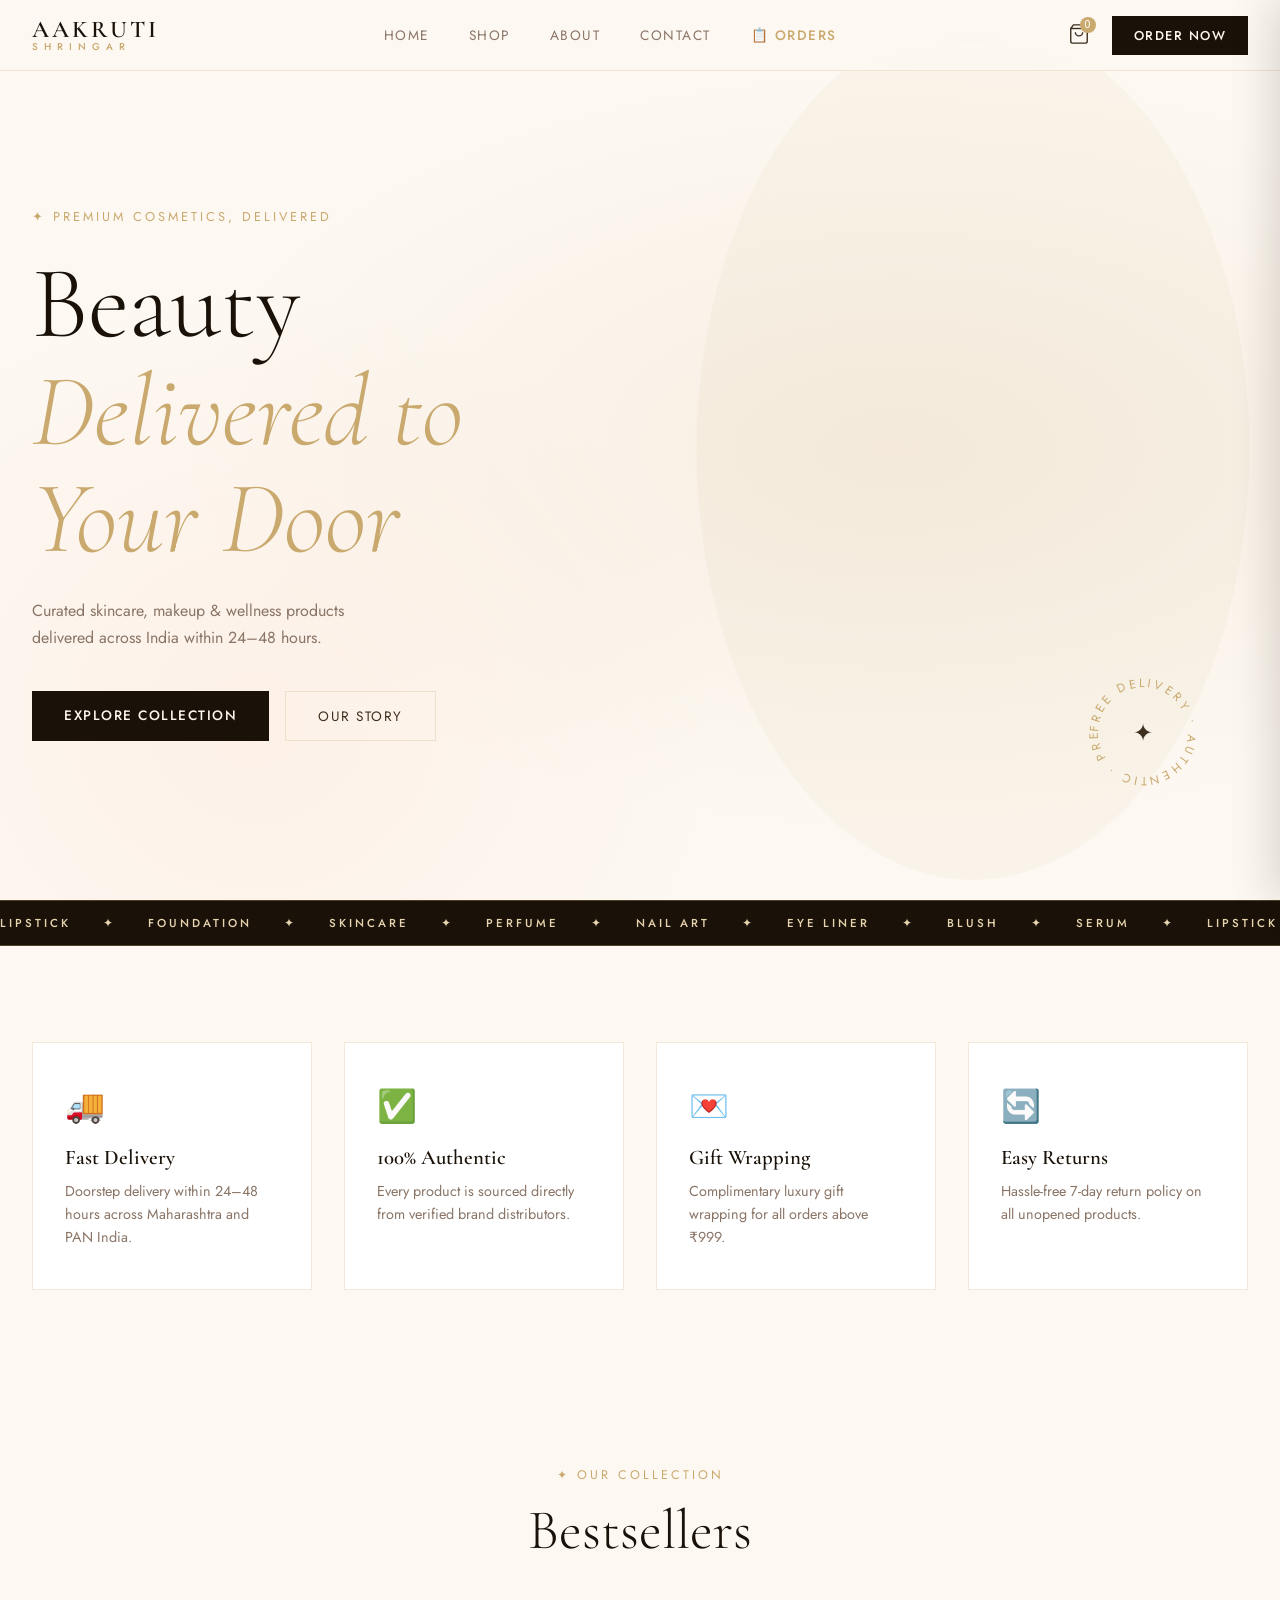
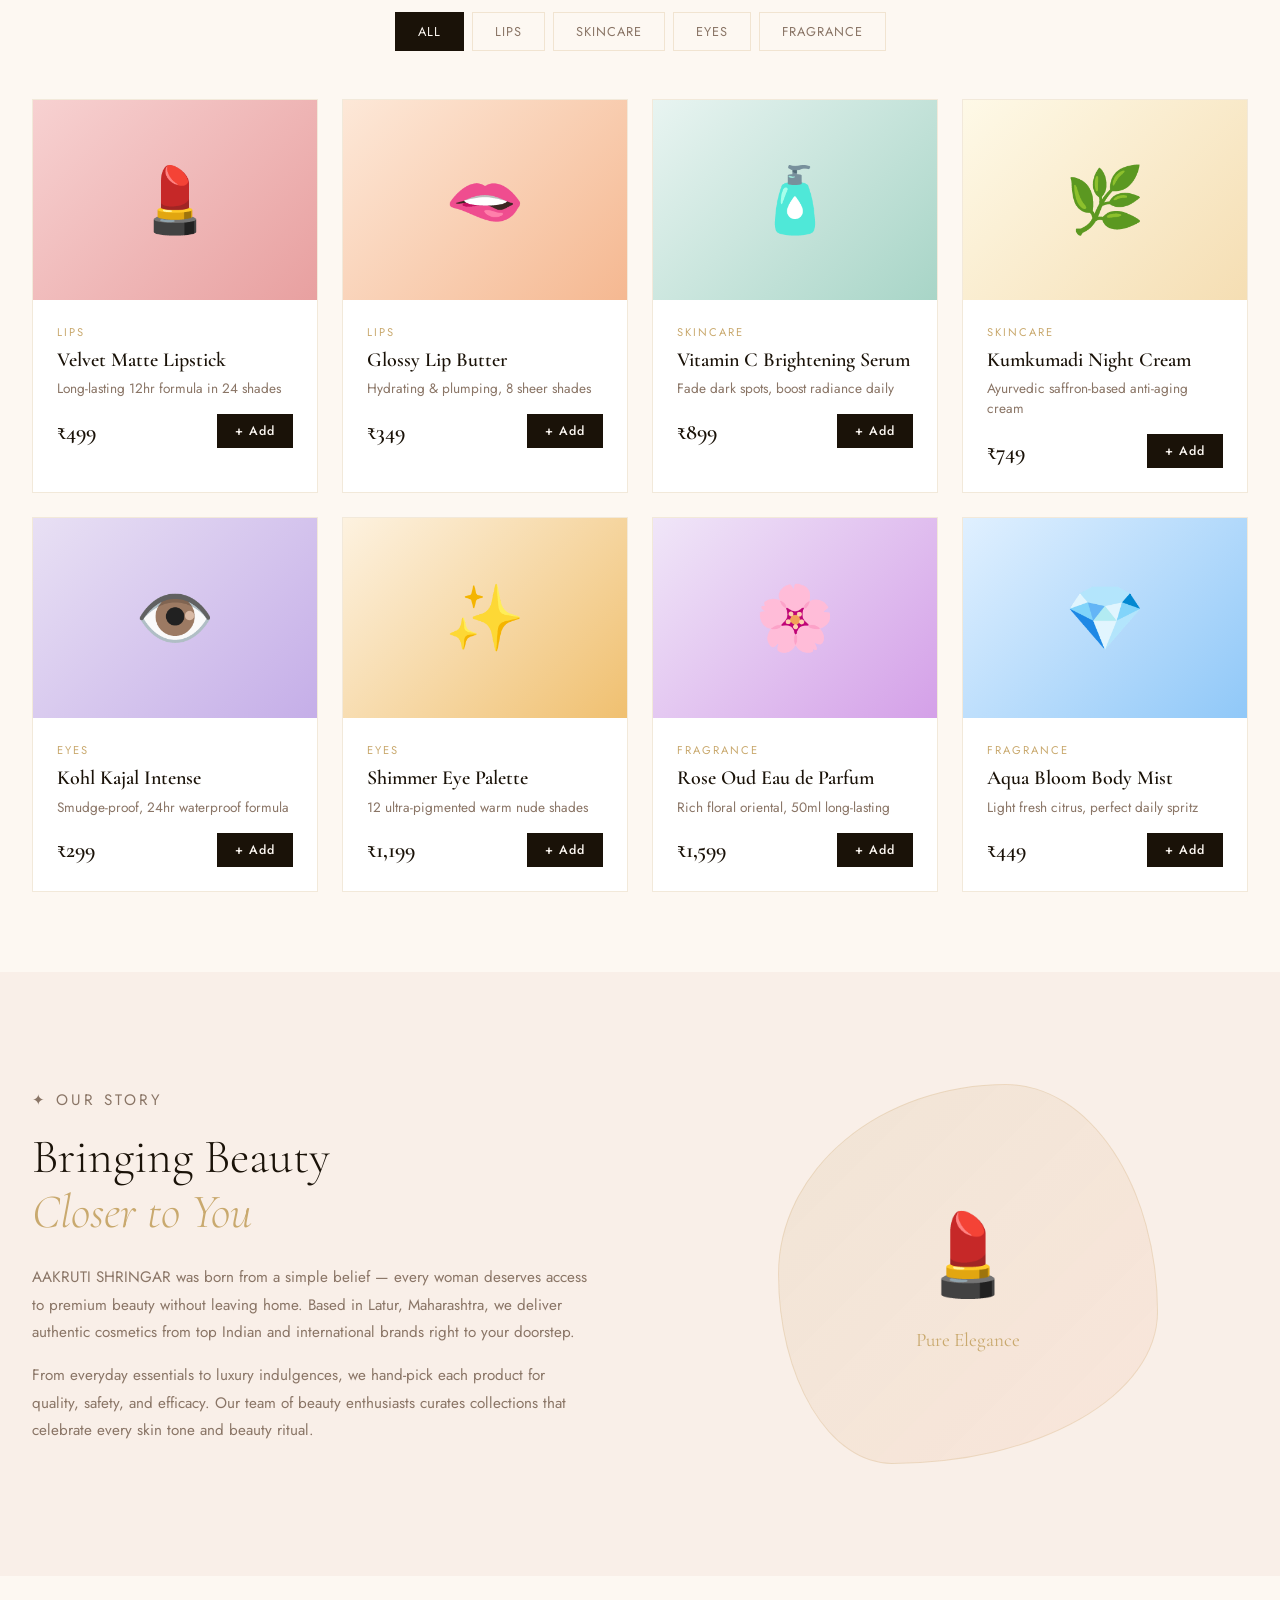
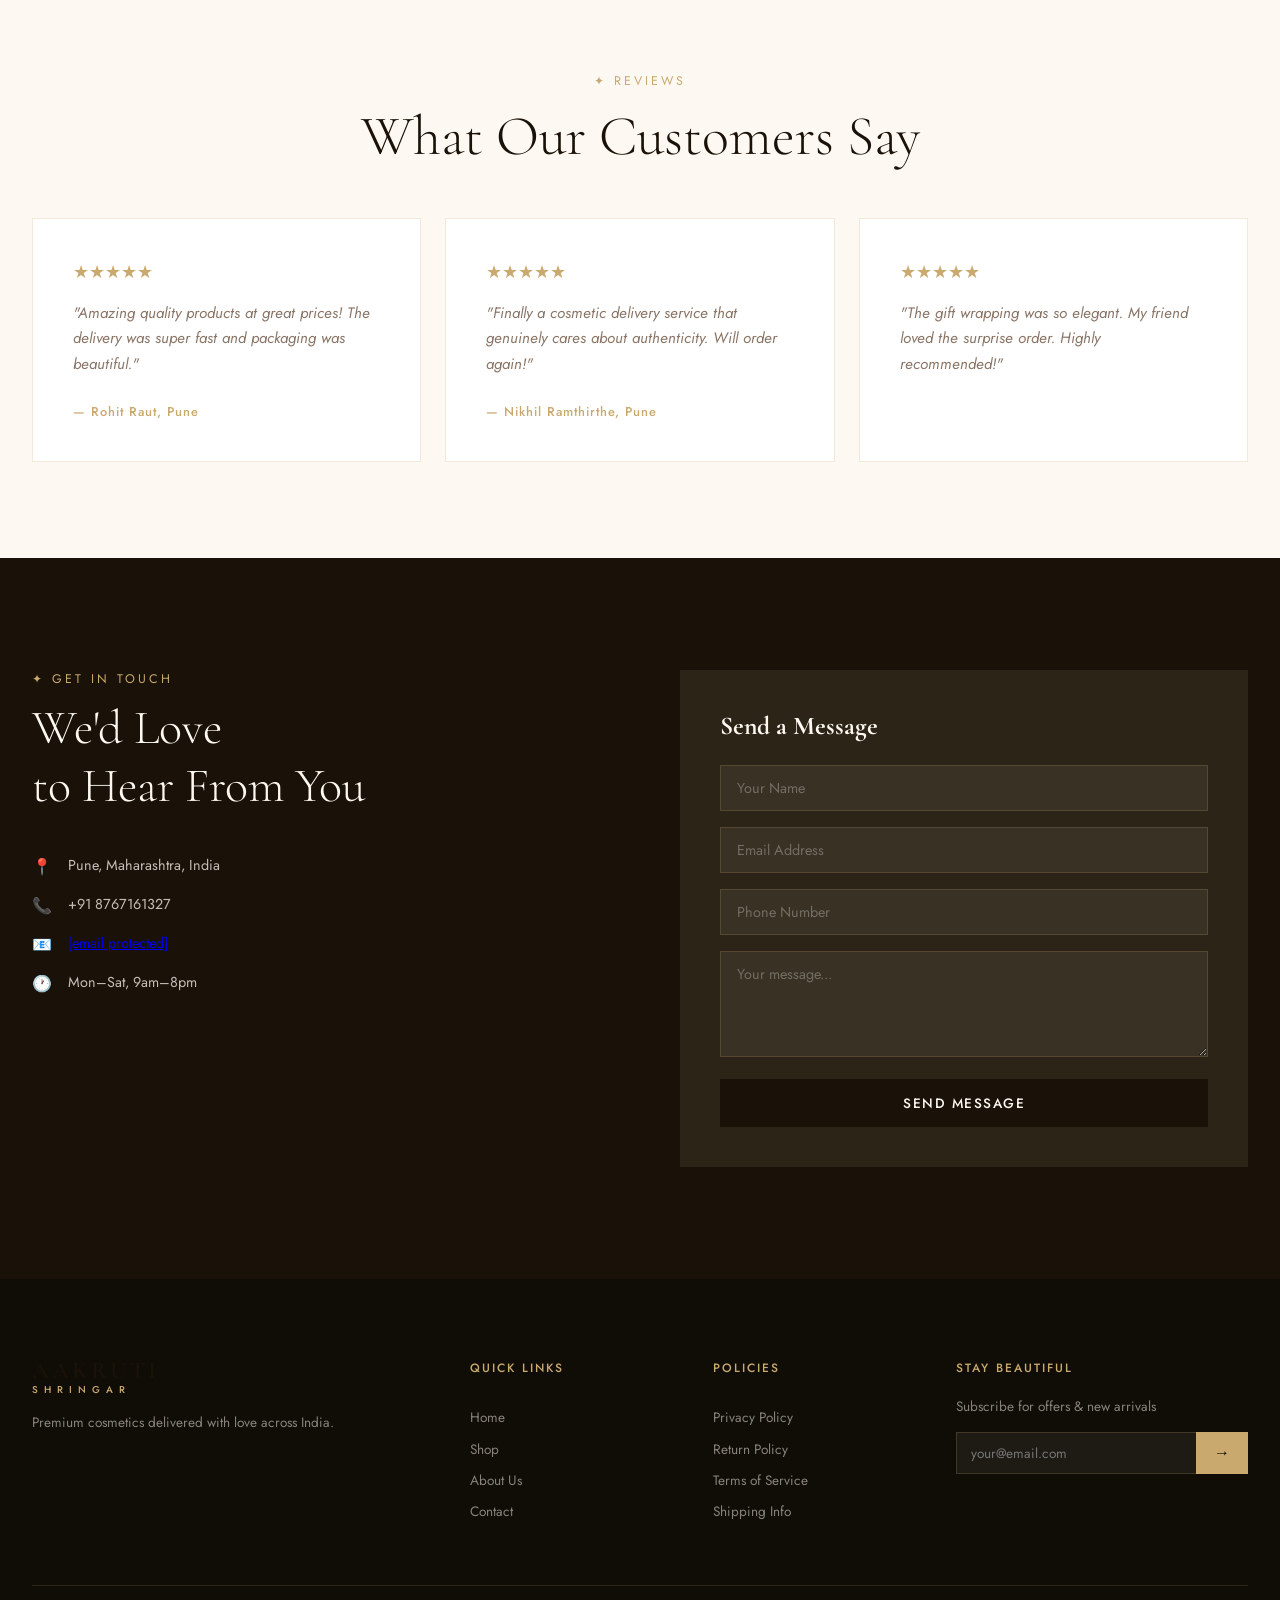
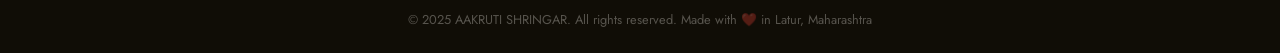
<file: AAKRUTI SHRINGAR/index.html>
<!DOCTYPE html>
<html lang="en">
<head>
  <meta charset="UTF-8" />
  <meta name="viewport" content="width=device-width, initial-scale=1.0"/>
  <title>AAKRUTI SHRINGAR – Cosmetic Delivery</title>
  <link href="https://fonts.googleapis.com/css2?family=Cormorant+Garamond:ital,wght@0,300;0,400;0,600;1,300;1,400&family=Jost:wght@300;400;500;600&display=swap" rel="stylesheet"/>
  <link rel="stylesheet" href="style.css"/>
</head>
<body>

<!-- NAV -->
<header id="navbar">
  <div class="nav-inner">
    <div class="brand">
      <span class="brand-hi">AAKRUTI</span>
      <span class="brand-lo">SHRINGAR</span>
    </div>
    <nav class="nav-links">
      <a href="#home">Home</a>
      <a href="#products">Shop</a>
      <a href="#about">About</a>
      <a href="#contact">Contact</a>
      <a href="orders.html" style="color:var(--gold);font-weight:500">📋 Orders</a>
    </nav>
    <div class="nav-actions">
      <button class="icon-btn" id="cartBtn" onclick="toggleCart()">
        <svg width="22" height="22" viewBox="0 0 24 24" fill="none" stroke="currentColor" stroke-width="1.5"><path d="M6 2L3 6v14a2 2 0 002 2h14a2 2 0 002-2V6l-3-4z"/><line x1="3" y1="6" x2="21" y2="6"/><path d="M16 10a4 4 0 01-8 0"/></svg>
        <span class="cart-badge" id="cartCount">0</span>
      </button>
      <button class="nav-cta" onclick="document.getElementById('orderModal').classList.add('open')">Order Now</button>
    </div>
  </div>
</header>

<!-- HERO -->
<section id="home" class="hero">
  <div class="hero-bg"></div>
  <div class="hero-content">
    <p class="hero-eyebrow">✦ Premium Cosmetics, Delivered</p>
    <h1 class="hero-title">Beauty<br/><em>Delivered to<br/>Your Door</em></h1>
    <p class="hero-sub">Curated skincare, makeup & wellness products<br/>delivered across India within 24–48 hours.</p>
    <div class="hero-btns">
      <a href="#products" class="btn-primary">Explore Collection</a>
      <a href="#about" class="btn-ghost">Our Story</a>
    </div>
  </div>
  <div class="hero-badge">
    <svg viewBox="0 0 120 120" width="120" height="120">
      <defs><path id="circle" d="M 60,60 m -45,0 a 45,45 0 1,1 90,0 a 45,45 0 1,1 -90,0"/></defs>
      <text font-size="12" font-family="Jost" fill="#c9a96e" letter-spacing="3">
        <textPath href="#circle">FREE DELIVERY • AUTHENTIC • PREMIUM QUALITY •</textPath>
      </text>
    </svg>
    <span class="badge-icon">✦</span>
  </div>
</section>

<!-- MARQUEE -->
<div class="marquee-strip">
  <div class="marquee-track">
    <span>LIPSTICK</span><span>✦</span>
    <span>FOUNDATION</span><span>✦</span>
    <span>SKINCARE</span><span>✦</span>
    <span>PERFUME</span><span>✦</span>
    <span>NAIL ART</span><span>✦</span>
    <span>EYE LINER</span><span>✦</span>
    <span>BLUSH</span><span>✦</span>
    <span>SERUM</span><span>✦</span>
    <span>LIPSTICK</span><span>✦</span>
    <span>FOUNDATION</span><span>✦</span>
    <span>SKINCARE</span><span>✦</span>
    <span>PERFUME</span><span>✦</span>
    <span>NAIL ART</span><span>✦</span>
    <span>EYE LINER</span><span>✦</span>
    <span>BLUSH</span><span>✦</span>
    <span>SERUM</span><span>✦</span>
  </div>
</div>

<!-- FEATURES -->
<section class="features">
  <div class="feat-grid">
    <div class="feat-card">
      <div class="feat-icon">🚚</div>
      <h3>Fast Delivery</h3>
      <p>Doorstep delivery within 24–48 hours across Maharashtra and PAN India.</p>
    </div>
    <div class="feat-card">
      <div class="feat-icon">✅</div>
      <h3>100% Authentic</h3>
      <p>Every product is sourced directly from verified brand distributors.</p>
    </div>
    <div class="feat-card">
      <div class="feat-icon">💌</div>
      <h3>Gift Wrapping</h3>
      <p>Complimentary luxury gift wrapping for all orders above ₹999.</p>
    </div>
    <div class="feat-card">
      <div class="feat-icon">🔄</div>
      <h3>Easy Returns</h3>
      <p>Hassle-free 7-day return policy on all unopened products.</p>
    </div>
  </div>
</section>

<!-- PRODUCTS -->
<section id="products" class="products-section">
  <div class="section-header">
    <p class="section-eyebrow">✦ Our Collection</p>
    <h2>Bestsellers</h2>
  </div>

  <!-- Category Filter -->
  <div class="filter-tabs">
    <button class="tab active" onclick="filterProducts('all', this)">All</button>
    <button class="tab" onclick="filterProducts('lips', this)">Lips</button>
    <button class="tab" onclick="filterProducts('skin', this)">Skincare</button>
    <button class="tab" onclick="filterProducts('eyes', this)">Eyes</button>
    <button class="tab" onclick="filterProducts('fragrance', this)">Fragrance</button>
  </div>

  <div class="products-grid" id="productsGrid">
    <!-- Lips -->
    <div class="product-card" data-cat="lips">
      <div class="product-img" style="background:linear-gradient(135deg,#f7d1d1,#e8a0a0)">
        <div class="product-emoji">💄</div>
      </div>
      <div class="product-info">
        <span class="prod-tag">Lips</span>
        <h3>Velvet Matte Lipstick</h3>
        <p>Long-lasting 12hr formula in 24 shades</p>
        <div class="prod-footer">
          <span class="price">₹499</span>
          <button class="add-btn" onclick="addToCart('Velvet Matte Lipstick', 499)">+ Add</button>
        </div>
      </div>
    </div>

    <div class="product-card" data-cat="lips">
      <div class="product-img" style="background:linear-gradient(135deg,#fde8d8,#f5b891)">
        <div class="product-emoji">🫦</div>
      </div>
      <div class="product-info">
        <span class="prod-tag">Lips</span>
        <h3>Glossy Lip Butter</h3>
        <p>Hydrating & plumping, 8 sheer shades</p>
        <div class="prod-footer">
          <span class="price">₹349</span>
          <button class="add-btn" onclick="addToCart('Glossy Lip Butter', 349)">+ Add</button>
        </div>
      </div>
    </div>

    <!-- Skin -->
    <div class="product-card" data-cat="skin">
      <div class="product-img" style="background:linear-gradient(135deg,#e8f4f1,#a8d5c7)">
        <div class="product-emoji">🧴</div>
      </div>
      <div class="product-info">
        <span class="prod-tag">Skincare</span>
        <h3>Vitamin C Brightening Serum</h3>
        <p>Fade dark spots, boost radiance daily</p>
        <div class="prod-footer">
          <span class="price">₹899</span>
          <button class="add-btn" onclick="addToCart('Vitamin C Serum', 899)">+ Add</button>
        </div>
      </div>
    </div>

    <div class="product-card" data-cat="skin">
      <div class="product-img" style="background:linear-gradient(135deg,#fef9e7,#f5deb3)">
        <div class="product-emoji">🌿</div>
      </div>
      <div class="product-info">
        <span class="prod-tag">Skincare</span>
        <h3>Kumkumadi Night Cream</h3>
        <p>Ayurvedic saffron-based anti-aging cream</p>
        <div class="prod-footer">
          <span class="price">₹749</span>
          <button class="add-btn" onclick="addToCart('Kumkumadi Night Cream', 749)">+ Add</button>
        </div>
      </div>
    </div>

    <!-- Eyes -->
    <div class="product-card" data-cat="eyes">
      <div class="product-img" style="background:linear-gradient(135deg,#e8e0f4,#c5aee8)">
        <div class="product-emoji">👁️</div>
      </div>
      <div class="product-info">
        <span class="prod-tag">Eyes</span>
        <h3>Kohl Kajal Intense</h3>
        <p>Smudge-proof, 24hr waterproof formula</p>
        <div class="prod-footer">
          <span class="price">₹299</span>
          <button class="add-btn" onclick="addToCart('Kohl Kajal Intense', 299)">+ Add</button>
        </div>
      </div>
    </div>

    <div class="product-card" data-cat="eyes">
      <div class="product-img" style="background:linear-gradient(135deg,#fdf2e0,#f0c070)">
        <div class="product-emoji">✨</div>
      </div>
      <div class="product-info">
        <span class="prod-tag">Eyes</span>
        <h3>Shimmer Eye Palette</h3>
        <p>12 ultra-pigmented warm nude shades</p>
        <div class="prod-footer">
          <span class="price">₹1,199</span>
          <button class="add-btn" onclick="addToCart('Shimmer Eye Palette', 1199)">+ Add</button>
        </div>
      </div>
    </div>

    <!-- Fragrance -->
    <div class="product-card" data-cat="fragrance">
      <div class="product-img" style="background:linear-gradient(135deg,#f0e6f8,#d4a0e8)">
        <div class="product-emoji">🌸</div>
      </div>
      <div class="product-info">
        <span class="prod-tag">Fragrance</span>
        <h3>Rose Oud Eau de Parfum</h3>
        <p>Rich floral oriental, 50ml long-lasting</p>
        <div class="prod-footer">
          <span class="price">₹1,599</span>
          <button class="add-btn" onclick="addToCart('Rose Oud EDP', 1599)">+ Add</button>
        </div>
      </div>
    </div>

    <div class="product-card" data-cat="fragrance">
      <div class="product-img" style="background:linear-gradient(135deg,#e0f0ff,#90c8f8)">
        <div class="product-emoji">💎</div>
      </div>
      <div class="product-info">
        <span class="prod-tag">Fragrance</span>
        <h3>Aqua Bloom Body Mist</h3>
        <p>Light fresh citrus, perfect daily spritz</p>
        <div class="prod-footer">
          <span class="price">₹449</span>
          <button class="add-btn" onclick="addToCart('Aqua Bloom Body Mist', 449)">+ Add</button>
        </div>
      </div>
    </div>
  </div>
</section>

<!-- ABOUT -->
<section id="about" class="about-section">
  <div class="about-inner">
    <div class="about-text">
      <p class="section-eyebrow">✦ Our Story</p>
      <h2>Bringing Beauty<br/><em>Closer to You</em></h2>
      <p>AAKRUTI SHRINGAR was born from a simple belief — every woman deserves access to premium beauty without leaving home. Based in Latur, Maharashtra, we deliver authentic cosmetics from top Indian and international brands right to your doorstep.</p>
      <p>From everyday essentials to luxury indulgences, we hand-pick each product for quality, safety, and efficacy. Our team of beauty enthusiasts curates collections that celebrate every skin tone and beauty ritual.</p>
     </div>
    <div class="about-visual">
      <div class="about-blob">
        <div class="about-inner-blob">
          <span style="font-size:5rem;">💄</span>
          <p style="font-family:'Cormorant Garamond',serif;font-size:1.2rem;color:#c9a96e;margin-top:1rem;">Pure Elegance</p>
        </div>
      </div>
    </div>
  </div>
</section>

<!-- TESTIMONIALS -->
<section class="testimonials">
  <div class="section-header">
    <p class="section-eyebrow">✦ Reviews</p>
    <h2>What Our Customers Say</h2>
  </div>
  <div class="testi-grid">
    <div class="testi-card">
      <div class="stars">★★★★★</div>
      <p>"Amazing quality products at great prices! The delivery was super fast and packaging was beautiful."</p>
      <div class="testi-author">— Rohit Raut, Pune</div>
    </div>
    <div class="testi-card">
      <div class="stars">★★★★★</div>
      <p>"Finally a cosmetic delivery service that genuinely cares about authenticity. Will order again!"</p>
      <div class="testi-author">— Nikhil Ramthirthe, Pune</div>
    </div>
    <div class="testi-card">
      <div class="stars">★★★★★</div>
      <p>"The gift wrapping was so elegant. My friend loved the surprise order. Highly recommended!"</p>
      <div class="testi-author"></div>
    </div>
  </div>
</section>

<!-- CONTACT -->
<section id="contact" class="contact-section">
  <div class="contact-inner">
    <div class="contact-info">
      <p class="section-eyebrow">✦ Get in Touch</p>
      <h2>We'd Love<br/>to Hear From You</h2>
      <div class="contact-details">
        <div class="c-item">📍 <span>Pune, Maharashtra, India</span></div>
        <div class="c-item">📞 <span>+91 8767161327</span></div>
        <div class="c-item">📧 <span><a href="/cdn-cgi/l/email-protection" class="__cf_email__" data-cfemail="e78f828b8b88a786868c9592938e948f958e89808695c98e89">[email&#160;protected]</a></span></div>
        <div class="c-item">🕐 <span>Mon–Sat, 9am–8pm</span></div>
      </div>
    </div>
    <form class="contact-form" id="contactForm" onsubmit="submitContact(event)">
      <h3>Send a Message</h3>
      <input type="text" id="cName" placeholder="Your Name" required/>
      <input type="email" id="cEmail" placeholder="Email Address" required/>
      <input type="tel" id="cPhone" placeholder="Phone Number"/>
      <textarea id="cMsg" placeholder="Your message..." rows="4" required></textarea>
      <button type="submit" class="btn-primary" style="width:100%">Send Message</button>
      <div id="contactSuccess" class="success-msg" style="display:none">✅ Thank you! We'll reply within 24 hours.</div>
    </form>
  </div>
</section>

<!-- FOOTER -->
<footer class="footer">
  <div class="footer-inner">
    <div class="footer-brand">
      <div class="brand" style="flex-direction:column;align-items:flex-start;gap:2px">
        <span class="brand-hi">AAKRUTI</span>
        <span class="brand-lo">SHRINGAR</span>
      </div>
      <p>Premium cosmetics delivered with love across India.</p>
    </div>
    <div class="footer-links">
      <h4>Quick Links</h4>
      <a href="#home">Home</a>
      <a href="#products">Shop</a>
      <a href="#about">About Us</a>
      <a href="#contact">Contact</a>
    </div>
    <div class="footer-links">
      <h4>Policies</h4>
      <a href="#">Privacy Policy</a>
      <a href="#">Return Policy</a>
      <a href="#">Terms of Service</a>
      <a href="#">Shipping Info</a>
    </div>
    <div class="footer-newsletter">
      <h4>Stay Beautiful</h4>
      <p>Subscribe for offers & new arrivals</p>
      <div class="newsletter-row">
        <input type="email" placeholder="your@email.com"/>
        <button>→</button>
      </div>
    </div>
  </div>
  <div class="footer-bottom">
    <p>© 2025 AAKRUTI SHRINGAR. All rights reserved. Made with ❤️ in Latur, Maharashtra</p>
  </div>
</footer>

<!-- CART SIDEBAR -->
<div class="cart-overlay" id="cartOverlay" onclick="toggleCart()"></div>
<div class="cart-sidebar" id="cartSidebar">
  <div class="cart-header">
    <h3>Your Cart</h3>
    <button onclick="toggleCart()" class="close-btn">✕</button>
  </div>
  <div class="cart-items" id="cartItems"><p class="empty-cart">Your cart is empty 🛒</p></div>
  <div class="cart-footer" id="cartFooter" style="display:none">
    <div class="cart-total">Total: <strong id="cartTotal">₹0</strong></div>
    <button class="btn-primary" style="width:100%" onclick="checkout()">Proceed to Checkout</button>
  </div>
</div>

<!-- ORDER MODAL -->
<div class="modal-overlay" id="orderModal">
  <div class="modal">
    <button class="close-btn" onclick="document.getElementById('orderModal').classList.remove('open')">✕</button>
    <h2>Place Your Order</h2>
    <p style="color:#888;margin-bottom:1.5rem;font-family:Jost,sans-serif;font-size:0.9rem">Fill in your details and we'll call you back!</p>
    <form id="orderForm" onsubmit="submitOrder(event)">
      <input type="text" id="oName" placeholder="Full Name" required/>
      <input type="tel" id="oPhone" placeholder="Phone Number" required/>
      <input type="text" id="oAddress" placeholder="Delivery Address" required/>
      <input type="text" id="oCity" placeholder="City / District" required/>
      <input type="text" id="oPincode" placeholder="PIN Code" required/>
      <textarea id="oProducts" placeholder="Products you want to order..." rows="3" required></textarea>
      <select id="oPayment">
        <option value="cod">Cash on Delivery</option>
        <option value="upi">UPI / GPay</option>
        <option value="card">Credit / Debit Card</option>
      </select>
      <button type="submit" class="btn-primary" style="width:100%;margin-top:0.5rem">Place Order ✦</button>
      <div id="orderSuccess" class="success-msg" style="display:none">🎉 Order placed! Generating your receipt...</div>
    </form>
  </div>
</div>

<!-- RECEIPT MODAL -->
<div class="modal-overlay" id="receiptModal">
  <div class="modal receipt-modal">
    <div class="receipt-header">
      <div class="receipt-logo">
        <span class="brand-hi" style="font-family:'Cormorant Garamond',serif;font-size:1.6rem;letter-spacing:3px;color:var(--dark)">AAKRUTI</span>
        <span class="brand-lo" style="font-family:Jost,sans-serif;font-size:0.6rem;letter-spacing:6px;color:var(--gold);text-transform:uppercase;display:block">SHRINGAR</span>
      </div>
      <div class="receipt-tag">ORDER RECEIPT</div>
    </div>

    <div class="receipt-divider">✦ ─────────────── ✦</div>

    <div class="receipt-meta">
      <div><span>Order ID</span><strong id="rOrderId">#AS-00001</strong></div>
      <div><span>Date</span><strong id="rDate"></strong></div>
      <div><span>Payment</span><strong id="rPayment"></strong></div>
      <div><span>Status</span><strong style="color:#2d6a4f">✅ Confirmed</strong></div>
    </div>

    <div class="receipt-section-title">Delivery Details</div>
    <div class="receipt-address" id="rAddress"></div>

    <div class="receipt-section-title" style="margin-top:1.5rem">Items Ordered</div>
    <div class="receipt-items" id="rItems"></div>

    <div class="receipt-total-row">
      <span>Grand Total</span>
      <span id="rTotal" style="font-family:'Cormorant Garamond',serif;font-size:1.4rem;color:var(--gold)"></span>
    </div>

    <div class="receipt-divider" style="margin-top:1.5rem">✦ ─────────────── ✦</div>
    <p class="receipt-note">Thank you for shopping with us! Your order will be delivered within 24–48 hours. We'll confirm via SMS shortly.</p>

    <div style="display:flex;gap:1rem;margin-top:1.5rem;flex-wrap:wrap">
      <button class="btn-primary" style="flex:1" onclick="printReceipt()">🖨 Print Receipt</button>
      <button class="btn-ghost" style="flex:1" onclick="openFeedback()">Leave Feedback ✦</button>
    </div>
    <button class="close-btn" style="position:absolute;top:1.5rem;right:1.5rem;font-size:1.2rem" onclick="closeReceipt()">✕</button>
  </div>
</div>

<!-- FEEDBACK MODAL -->
<div class="modal-overlay" id="feedbackModal">
  <div class="modal">
    <button class="close-btn" style="position:absolute;top:1.5rem;right:1.5rem;font-size:1.2rem" onclick="document.getElementById('feedbackModal').classList.remove('open')">✕</button>
    <h2>Share Your Experience</h2>
    <p style="color:#888;margin-bottom:1.5rem;font-family:Jost,sans-serif;font-size:0.9rem">Your feedback helps us improve 💛</p>

    <div class="star-rating" id="starRating">
      <span onclick="setRating(1)">★</span>
      <span onclick="setRating(2)">★</span>
      <span onclick="setRating(3)">★</span>
      <span onclick="setRating(4)">★</span>
      <span onclick="setRating(5)">★</span>
    </div>
    <p id="ratingLabel" style="text-align:center;color:var(--gold);font-family:'Cormorant Garamond',serif;font-size:1.1rem;margin-bottom:1.2rem"></p>

    <form id="feedbackForm" onsubmit="submitFeedback(event)">
      <input type="text" id="fbName" placeholder="Your Name" required/>
      <select id="fbCategory">
        <option value="delivery">Delivery Speed</option>
        <option value="quality">Product Quality</option>
        <option value="packaging">Packaging</option>
        <option value="overall">Overall Experience</option>
      </select>
      <textarea id="fbMsg" placeholder="Tell us about your experience..." rows="4" required></textarea>
      <button type="submit" class="btn-primary" style="width:100%;margin-top:0.5rem">Submit Feedback ✦</button>
      <div id="feedbackSuccess" class="success-msg" style="display:none">🌸 Thank you! Your feedback means the world to us.</div>
    </form>
  </div>
</div>

<script src="app.js"></script>
</file>
<file: AAKRUTI SHRINGAR/style.css>
/* ========== RESET & ROOT ========== */
*, *::before, *::after { box-sizing: border-box; margin: 0; padding: 0; }

:root {
  --gold: #c9a96e;
  --gold-light: #e8d5b0;
  --dark: #1a1208;
  --charcoal: #2c2416;
  --cream: #fdf8f2;
  --blush: #f9efe8;
  --text: #3d2e1e;
  --text-muted: #8a7566;
  --border: rgba(201,169,110,0.25);
  --shadow: 0 8px 40px rgba(26,18,8,0.12);
}

html { scroll-behavior: smooth; }

body {
  font-family: 'Jost', sans-serif;
  background: var(--cream);
  color: var(--text);
  overflow-x: hidden;
}

/* ========== NAVBAR ========== */
#navbar {
  position: fixed; top: 0; left: 0; right: 0;
  z-index: 1000;
  background: rgba(253,248,242,0.92);
  backdrop-filter: blur(16px);
  border-bottom: 1px solid var(--border);
  transition: box-shadow .3s;
}
#navbar.scrolled { box-shadow: 0 2px 24px rgba(201,169,110,0.15); }

.nav-inner {
  max-width: 1280px; margin: 0 auto;
  padding: 0 2rem;
  height: 70px;
  display: flex; align-items: center; justify-content: space-between;
}

.brand { display: flex; flex-direction: column; gap: 0; line-height: 1; }
.brand-hi {
  font-family: 'Cormorant Garamond', serif;
  font-size: 1.5rem; font-weight: 600;
  color: var(--dark); letter-spacing: 3px;
}
.brand-lo {
  font-family: 'Jost', sans-serif;
  font-size: 0.62rem; font-weight: 500;
  color: var(--gold); letter-spacing: 6px;
  text-transform: uppercase;
}

.nav-links { display: flex; gap: 2.5rem; }
.nav-links a {
  font-size: 0.85rem; font-weight: 400;
  color: var(--text-muted); text-decoration: none;
  letter-spacing: 1.5px; text-transform: uppercase;
  transition: color .2s;
}
.nav-links a:hover { color: var(--gold); }

.nav-actions { display: flex; align-items: center; gap: 1rem; }

.icon-btn {
  position: relative; background: none; border: none;
  cursor: pointer; color: var(--text); padding: 6px;
  transition: color .2s;
}
.icon-btn:hover { color: var(--gold); }
.cart-badge {
  position: absolute; top: 0; right: 0;
  background: var(--gold); color: white;
  font-size: 0.65rem; width: 16px; height: 16px;
  border-radius: 50%; display: flex; align-items: center; justify-content: center;
}

.nav-cta {
  background: var(--dark); color: var(--cream);
  border: none; padding: 10px 22px;
  font-family: 'Jost', sans-serif;
  font-size: 0.8rem; font-weight: 500;
  letter-spacing: 1.5px; text-transform: uppercase;
  cursor: pointer; transition: background .2s;
}
.nav-cta:hover { background: var(--gold); }

/* ========== HERO ========== */
.hero {
  min-height: 100vh;
  display: flex; align-items: center;
  position: relative; overflow: hidden;
  padding: 7rem 2rem 4rem;
}

.hero-bg {
  position: absolute; inset: 0;
  background:
    radial-gradient(ellipse 80% 60% at 70% 50%, rgba(201,169,110,0.12) 0%, transparent 70%),
    radial-gradient(ellipse 60% 80% at 20% 80%, rgba(249,155,107,0.08) 0%, transparent 60%),
    var(--cream);
}
.hero-bg::after {
  content: '';
  position: absolute; top: 0; right: 0;
  width: 48%; height: 100%;
  background: url("data:image/svg+xml,%3Csvg width='400' height='600' xmlns='http://www.w3.org/2000/svg'%3E%3Cellipse cx='200' cy='300' rx='180' ry='280' fill='rgba(201,169,110,0.07)'/%3E%3C/svg%3E") center/cover no-repeat;
}

.hero-content {
  position: relative; z-index: 2;
  max-width: 1280px; margin: 0 auto; width: 100%;
}

.hero-eyebrow {
  font-size: 0.8rem; letter-spacing: 3px; text-transform: uppercase;
  color: var(--gold); margin-bottom: 1.5rem;
  animation: fadeUp .8s .2s both;
}

.hero-title {
  font-family: 'Cormorant Garamond', serif;
  font-size: clamp(3.5rem, 8vw, 7rem);
  font-weight: 300; line-height: 1.05;
  color: var(--dark);
  animation: fadeUp .8s .35s both;
}
.hero-title em {
  font-style: italic; color: var(--gold);
}

.hero-sub {
  font-size: 1rem; color: var(--text-muted);
  margin: 1.5rem 0 2.5rem;
  line-height: 1.7; max-width: 460px;
  animation: fadeUp .8s .5s both;
}

.hero-btns {
  display: flex; gap: 1rem; flex-wrap: wrap;
  animation: fadeUp .8s .65s both;
}

.btn-primary {
  background: var(--dark); color: var(--cream);
  padding: 14px 32px; font-family: 'Jost', sans-serif;
  font-size: 0.85rem; font-weight: 500;
  letter-spacing: 1.5px; text-transform: uppercase;
  text-decoration: none; border: none; cursor: pointer;
  transition: background .25s, transform .2s;
  display: inline-block;
}
.btn-primary:hover { background: var(--gold); transform: translateY(-1px); }

.btn-ghost {
  border: 1px solid var(--border); color: var(--text);
  padding: 14px 32px; font-family: 'Jost', sans-serif;
  font-size: 0.85rem; font-weight: 400;
  letter-spacing: 1.5px; text-transform: uppercase;
  text-decoration: none; transition: border-color .25s, color .25s;
  display: inline-block;
}
.btn-ghost:hover { border-color: var(--gold); color: var(--gold); }

.hero-badge {
  position: absolute; right: 6%; bottom: 12%;
  display: flex; align-items: center; justify-content: center;
  animation: spin 20s linear infinite;
}
.badge-icon {
  position: absolute; font-size: 1.5rem;
  animation: spin-reverse 20s linear infinite;
}
@keyframes spin { to { transform: rotate(360deg); } }
@keyframes spin-reverse { to { transform: rotate(-360deg); } }

/* ========== MARQUEE ========== */
.marquee-strip {
  background: var(--dark); overflow: hidden;
  padding: 14px 0; border-top: 1px solid rgba(201,169,110,0.3);
  border-bottom: 1px solid rgba(201,169,110,0.3);
}
.marquee-track {
  display: flex; gap: 2rem; align-items: center;
  width: max-content;
  animation: marquee 20s linear infinite;
}
.marquee-track span {
  font-size: 0.72rem; font-weight: 500; letter-spacing: 3px;
  text-transform: uppercase; color: var(--gold-light); white-space: nowrap;
}
@keyframes marquee { to { transform: translateX(-50%); } }

/* ========== FEATURES ========== */
.features { padding: 6rem 2rem; max-width: 1280px; margin: 0 auto; }
.feat-grid {
  display: grid; grid-template-columns: repeat(auto-fit, minmax(220px, 1fr)); gap: 2rem;
}
.feat-card {
  padding: 2.5rem 2rem;
  border: 1px solid var(--border);
  background: white;
  transition: transform .3s, box-shadow .3s;
}
.feat-card:hover { transform: translateY(-6px); box-shadow: var(--shadow); }
.feat-icon { font-size: 2rem; margin-bottom: 1rem; }
.feat-card h3 {
  font-family: 'Cormorant Garamond', serif;
  font-size: 1.3rem; font-weight: 600;
  margin-bottom: 0.6rem; color: var(--dark);
}
.feat-card p { color: var(--text-muted); font-size: 0.9rem; line-height: 1.6; }

/* ========== PRODUCTS ========== */
.products-section { padding: 5rem 2rem; max-width: 1280px; margin: 0 auto; }

.section-header { text-align: center; margin-bottom: 3rem; }
.section-eyebrow {
  font-size: 0.78rem; letter-spacing: 3px; text-transform: uppercase;
  color: var(--gold); margin-bottom: 0.75rem;
}
.section-header h2 {
  font-family: 'Cormorant Garamond', serif;
  font-size: clamp(2.2rem, 5vw, 3.5rem);
  font-weight: 300; color: var(--dark);
}

.filter-tabs {
  display: flex; justify-content: center; gap: 0.5rem;
  flex-wrap: wrap; margin-bottom: 3rem;
}
.tab {
  padding: 9px 22px; border: 1px solid var(--border);
  background: none; cursor: pointer;
  font-family: 'Jost', sans-serif; font-size: 0.8rem;
  font-weight: 400; letter-spacing: 1px; text-transform: uppercase;
  color: var(--text-muted); transition: all .2s;
}
.tab:hover, .tab.active {
  background: var(--dark); color: var(--cream); border-color: var(--dark);
}

.products-grid {
  display: grid;
  grid-template-columns: repeat(auto-fill, minmax(260px, 1fr));
  gap: 1.5rem;
}

.product-card {
  background: white; border: 1px solid var(--border);
  overflow: hidden; transition: transform .3s, box-shadow .3s;
}
.product-card:hover { transform: translateY(-6px); box-shadow: var(--shadow); }
.product-card.hidden { display: none; }

.product-img {
  height: 200px; display: flex; align-items: center; justify-content: center;
}
.product-emoji { font-size: 4rem; }

.product-info { padding: 1.5rem; }
.prod-tag {
  font-size: 0.7rem; letter-spacing: 2px; text-transform: uppercase;
  color: var(--gold); margin-bottom: 0.5rem; display: block;
}
.product-info h3 {
  font-family: 'Cormorant Garamond', serif;
  font-size: 1.25rem; font-weight: 600;
  color: var(--dark); margin-bottom: 0.4rem;
}
.product-info p { font-size: 0.85rem; color: var(--text-muted); margin-bottom: 1rem; }

.prod-footer { display: flex; justify-content: space-between; align-items: center; }
.price {
  font-family: 'Cormorant Garamond', serif;
  font-size: 1.4rem; font-weight: 600; color: var(--dark);
}
.add-btn {
  background: var(--dark); color: var(--cream); border: none;
  padding: 8px 18px; cursor: pointer;
  font-family: 'Jost', sans-serif; font-size: 0.78rem;
  font-weight: 500; letter-spacing: 1px; transition: background .2s;
}
.add-btn:hover { background: var(--gold); }

/* ========== ABOUT ========== */
.about-section { padding: 7rem 2rem; background: var(--blush); }
.about-inner {
  max-width: 1280px; margin: 0 auto;
  display: grid; grid-template-columns: 1fr 1fr; gap: 6rem;
  align-items: center;
}
.about-text h2 {
  font-family: 'Cormorant Garamond', serif;
  font-size: clamp(2.2rem, 4vw, 3rem);
  font-weight: 300; color: var(--dark);
  margin-bottom: 1.5rem; line-height: 1.15;
}
.about-text h2 em { font-style: italic; color: var(--gold); }
.about-text p {
  color: var(--text-muted); line-height: 1.8; font-size: 0.95rem; margin-bottom: 1rem;
}
.about-stats {
  display: flex; gap: 2.5rem; margin-top: 2.5rem;
  border-top: 1px solid var(--border); padding-top: 2rem;
}
.stat span {
  display: block;
  font-family: 'Cormorant Garamond', serif;
  font-size: 2.5rem; font-weight: 600; color: var(--gold);
}
.stat p { font-size: 0.78rem; letter-spacing: 1.5px; text-transform: uppercase; color: var(--text-muted); margin-top: 0.25rem; }

.about-visual { display: flex; align-items: center; justify-content: center; }
.about-blob {
  width: 380px; height: 380px; border-radius: 60% 40% 70% 30% / 50% 60% 40% 50%;
  background: linear-gradient(135deg, rgba(201,169,110,0.15), rgba(249,155,107,0.1));
  border: 1px solid var(--border);
  display: flex; align-items: center; justify-content: center;
  animation: morph 8s ease-in-out infinite;
}
@keyframes morph {
  0%,100% { border-radius: 60% 40% 70% 30% / 50% 60% 40% 50%; }
  50% { border-radius: 30% 70% 40% 60% / 60% 40% 60% 40%; }
}
.about-inner-blob { text-align: center; }

/* ========== TESTIMONIALS ========== */
.testimonials { padding: 6rem 2rem; max-width: 1280px; margin: 0 auto; }
.testi-grid { display: grid; grid-template-columns: repeat(auto-fit, minmax(280px, 1fr)); gap: 1.5rem; }
.testi-card {
  padding: 2.5rem; border: 1px solid var(--border);
  background: white; transition: transform .3s;
}
.testi-card:hover { transform: translateY(-4px); }
.stars { color: var(--gold); font-size: 1.1rem; margin-bottom: 1rem; }
.testi-card p { font-size: 0.95rem; line-height: 1.7; color: var(--text-muted); margin-bottom: 1.5rem; font-style: italic; }
.testi-author { font-size: 0.8rem; font-weight: 500; color: var(--gold); letter-spacing: 1px; }

/* ========== CONTACT ========== */
.contact-section { padding: 7rem 2rem; background: var(--dark); }
.contact-inner {
  max-width: 1280px; margin: 0 auto;
  display: grid; grid-template-columns: 1fr 1fr; gap: 5rem;
  align-items: start;
}
.contact-info .section-eyebrow { color: var(--gold); }
.contact-info h2 {
  font-family: 'Cormorant Garamond', serif;
  font-size: clamp(2rem, 4vw, 3rem);
  font-weight: 300; color: var(--cream);
  margin-bottom: 2.5rem; line-height: 1.2;
}
.contact-details { display: flex; flex-direction: column; gap: 1rem; }
.c-item { display: flex; gap: 1rem; align-items: flex-start; }
.c-item span { color: rgba(253,248,242,0.75); font-size: 0.9rem; }

.contact-form { background: var(--charcoal); padding: 2.5rem; }
.contact-form h3 {
  font-family: 'Cormorant Garamond', serif;
  font-size: 1.6rem; color: var(--cream); margin-bottom: 1.5rem;
}
.contact-form input,
.contact-form textarea,
.contact-form select {
  width: 100%; background: rgba(255,255,255,0.06);
  border: 1px solid rgba(201,169,110,0.2); color: var(--cream);
  padding: 12px 16px; font-family: 'Jost', sans-serif;
  font-size: 0.9rem; margin-bottom: 1rem;
  outline: none; transition: border-color .2s;
}
.contact-form input::placeholder,
.contact-form textarea::placeholder { color: rgba(253,248,242,0.3); }
.contact-form input:focus,
.contact-form textarea:focus { border-color: var(--gold); }
.contact-form textarea { resize: vertical; }

/* ========== FOOTER ========== */
.footer { background: #100d06; padding: 5rem 2rem 0; }
.footer-inner {
  max-width: 1280px; margin: 0 auto;
  display: grid; grid-template-columns: 2fr 1fr 1fr 1.5fr; gap: 3rem;
  padding-bottom: 4rem;
  border-bottom: 1px solid rgba(201,169,110,0.15);
}
.footer-brand p { color: rgba(253,248,242,0.5); font-size: 0.85rem; line-height: 1.7; margin-top: 1rem; }
.footer-links h4, .footer-newsletter h4 {
  color: var(--gold); font-size: 0.75rem; font-weight: 500;
  letter-spacing: 2px; text-transform: uppercase; margin-bottom: 1.2rem;
}
.footer-links { display: flex; flex-direction: column; gap: 0.7rem; }
.footer-links a { color: rgba(253,248,242,0.5); text-decoration: none; font-size: 0.85rem; transition: color .2s; }
.footer-links a:hover { color: var(--gold); }
.footer-newsletter p { color: rgba(253,248,242,0.5); font-size: 0.85rem; margin-bottom: 1rem; }
.newsletter-row { display: flex; }
.newsletter-row input {
  flex: 1; background: rgba(255,255,255,0.06);
  border: 1px solid rgba(201,169,110,0.2); border-right: none;
  color: var(--cream); padding: 10px 14px;
  font-family: 'Jost', sans-serif; font-size: 0.85rem; outline: none;
}
.newsletter-row button {
  background: var(--gold); color: var(--dark);
  border: none; padding: 10px 18px; cursor: pointer;
  font-size: 1rem; transition: background .2s;
}
.newsletter-row button:hover { background: var(--gold-light); }
.footer-bottom {
  padding: 1.5rem 0; text-align: center;
  max-width: 1280px; margin: 0 auto;
}
.footer-bottom p { color: rgba(253,248,242,0.3); font-size: 0.8rem; }

/* ========== CART SIDEBAR ========== */
.cart-overlay {
  position: fixed; inset: 0; background: rgba(26,18,8,0.5);
  z-index: 1099; opacity: 0; pointer-events: none; transition: opacity .3s;
}
.cart-overlay.open { opacity: 1; pointer-events: all; }
.cart-sidebar {
  position: fixed; top: 0; right: 0; bottom: 0; width: 380px;
  background: var(--cream); z-index: 1100;
  transform: translateX(100%); transition: transform .35s cubic-bezier(.4,0,.2,1);
  display: flex; flex-direction: column;
  box-shadow: -8px 0 40px rgba(26,18,8,0.15);
}
.cart-sidebar.open { transform: translateX(0); }
.cart-header {
  display: flex; justify-content: space-between; align-items: center;
  padding: 1.5rem 2rem; border-bottom: 1px solid var(--border);
}
.cart-header h3 {
  font-family: 'Cormorant Garamond', serif;
  font-size: 1.5rem; font-weight: 600;
}
.close-btn {
  background: none; border: none; cursor: pointer;
  font-size: 1.1rem; color: var(--text-muted); transition: color .2s;
}
.close-btn:hover { color: var(--dark); }
.cart-items { flex: 1; overflow-y: auto; padding: 1.5rem 2rem; }
.empty-cart { color: var(--text-muted); text-align: center; margin-top: 2rem; }
.cart-item {
  display: flex; justify-content: space-between; align-items: center;
  padding: 1rem 0; border-bottom: 1px solid var(--border);
}
.cart-item-name { font-size: 0.9rem; font-weight: 500; color: var(--dark); }
.cart-item-price { font-family: 'Cormorant Garamond', serif; font-size: 1.1rem; color: var(--gold); }
.cart-item-remove { background: none; border: none; cursor: pointer; color: var(--text-muted); font-size: 0.9rem; }
.cart-footer { padding: 1.5rem 2rem; border-top: 1px solid var(--border); }
.cart-total { font-family: 'Cormorant Garamond', serif; font-size: 1.4rem; margin-bottom: 1rem; }

/* ========== MODAL ========== */
.modal-overlay {
  position: fixed; inset: 0; background: rgba(26,18,8,0.6);
  z-index: 2000; display: flex; align-items: center; justify-content: center;
  opacity: 0; pointer-events: none; transition: opacity .3s;
}
.modal-overlay.open { opacity: 1; pointer-events: all; }
.modal {
  background: var(--cream); max-width: 520px; width: 90%;
  padding: 3rem; position: relative; max-height: 90vh; overflow-y: auto;
  animation: slideUp .4s both;
}
@keyframes slideUp { from { transform: translateY(30px); opacity: 0; } to { transform: none; opacity: 1; } }
.modal h2 {
  font-family: 'Cormorant Garamond', serif; font-size: 2rem;
  font-weight: 300; margin-bottom: 0.5rem; color: var(--dark);
}
.modal input, .modal textarea, .modal select {
  width: 100%; border: 1px solid var(--border);
  background: white; color: var(--text);
  padding: 12px 16px; font-family: 'Jost', sans-serif;
  font-size: 0.9rem; margin-bottom: 1rem; outline: none;
  transition: border-color .2s;
}
.modal input:focus, .modal textarea:focus { border-color: var(--gold); }
.modal .close-btn { position: absolute; top: 1.5rem; right: 1.5rem; font-size: 1.2rem; }

.success-msg {
  background: #f0faf4; color: #2d6a4f;
  border: 1px solid #95d5b2; padding: 12px 16px;
  font-size: 0.9rem; margin-top: 0.5rem;
}

/* ========== ANIMATIONS ========== */
@keyframes fadeUp {
  from { opacity: 0; transform: translateY(24px); }
  to { opacity: 1; transform: none; }
}
.fade-in { animation: fadeUp .7s both; }

/* ========== RESPONSIVE ========== */
@media (max-width: 900px) {
  .nav-links { display: none; }
  .about-inner { grid-template-columns: 1fr; gap: 3rem; }
  .about-visual { display: none; }
  .contact-inner { grid-template-columns: 1fr; gap: 3rem; }
  .footer-inner { grid-template-columns: 1fr 1fr; }
}
@media (max-width: 600px) {
  .hero-title { font-size: 3rem; }
  .footer-inner { grid-template-columns: 1fr; }
  .cart-sidebar { width: 100%; }
  .hero-badge { display: none; }
}

/* ========== RECEIPT MODAL ========== */
.receipt-modal { max-width: 540px; }

.receipt-header {
  display: flex; justify-content: space-between; align-items: center;
  margin-bottom: 1rem;
}
.receipt-tag {
  font-family: 'Jost', sans-serif; font-size: 0.7rem;
  letter-spacing: 3px; text-transform: uppercase;
  color: var(--gold); border: 1px solid var(--gold);
  padding: 4px 12px;
}
.receipt-divider {
  text-align: center; color: var(--gold);
  font-size: 0.8rem; letter-spacing: 2px;
  margin: 1rem 0;
}
.receipt-meta {
  display: grid; grid-template-columns: 1fr 1fr; gap: 0.75rem 1.5rem;
  margin-bottom: 1.5rem;
  background: var(--blush); padding: 1rem 1.2rem;
}
.receipt-meta div { display: flex; flex-direction: column; gap: 2px; }
.receipt-meta span { font-size: 0.72rem; letter-spacing: 1px; text-transform: uppercase; color: var(--text-muted); }
.receipt-meta strong { font-family: 'Cormorant Garamond', serif; font-size: 1rem; color: var(--dark); }

.receipt-section-title {
  font-size: 0.72rem; letter-spacing: 2px; text-transform: uppercase;
  color: var(--gold); margin-bottom: 0.75rem;
}
.receipt-address {
  font-size: 0.9rem; line-height: 1.7; color: var(--text-muted);
  border-left: 2px solid var(--gold); padding-left: 1rem;
}
.receipt-item-row {
  display: flex; justify-content: space-between;
  padding: 0.6rem 0; border-bottom: 1px solid var(--border);
  font-size: 0.9rem; color: var(--text);
}
.receipt-total-row {
  display: flex; justify-content: space-between; align-items: center;
  padding: 1rem 0 0; border-top: 2px solid var(--gold);
  margin-top: 0.5rem;
  font-size: 0.85rem; font-weight: 600; letter-spacing: 1px; text-transform: uppercase;
}
.receipt-note {
  font-size: 0.82rem; color: var(--text-muted);
  text-align: center; line-height: 1.6;
  font-style: italic;
}

/* ========== STAR RATING ========== */
.star-rating {
  display: flex; justify-content: center; gap: 0.5rem;
  font-size: 2.2rem; cursor: pointer; margin-bottom: 0.5rem;
}
.star-rating span { color: #ddd; transition: color .15s; }
.star-rating span:hover { color: var(--gold); }

/* ========== PRINT STYLES ========== */
@media print {
  body > *:not(#receiptModal) { display: none !important; }
  #receiptModal {
    position: static !important; display: block !important;
    opacity: 1 !important; pointer-events: all !important;
    background: white !important;
  }
  .modal { max-height: none !important; box-shadow: none !important; }
  button { display: none !important; }
  .close-btn { display: none !important; }
}
</file>
